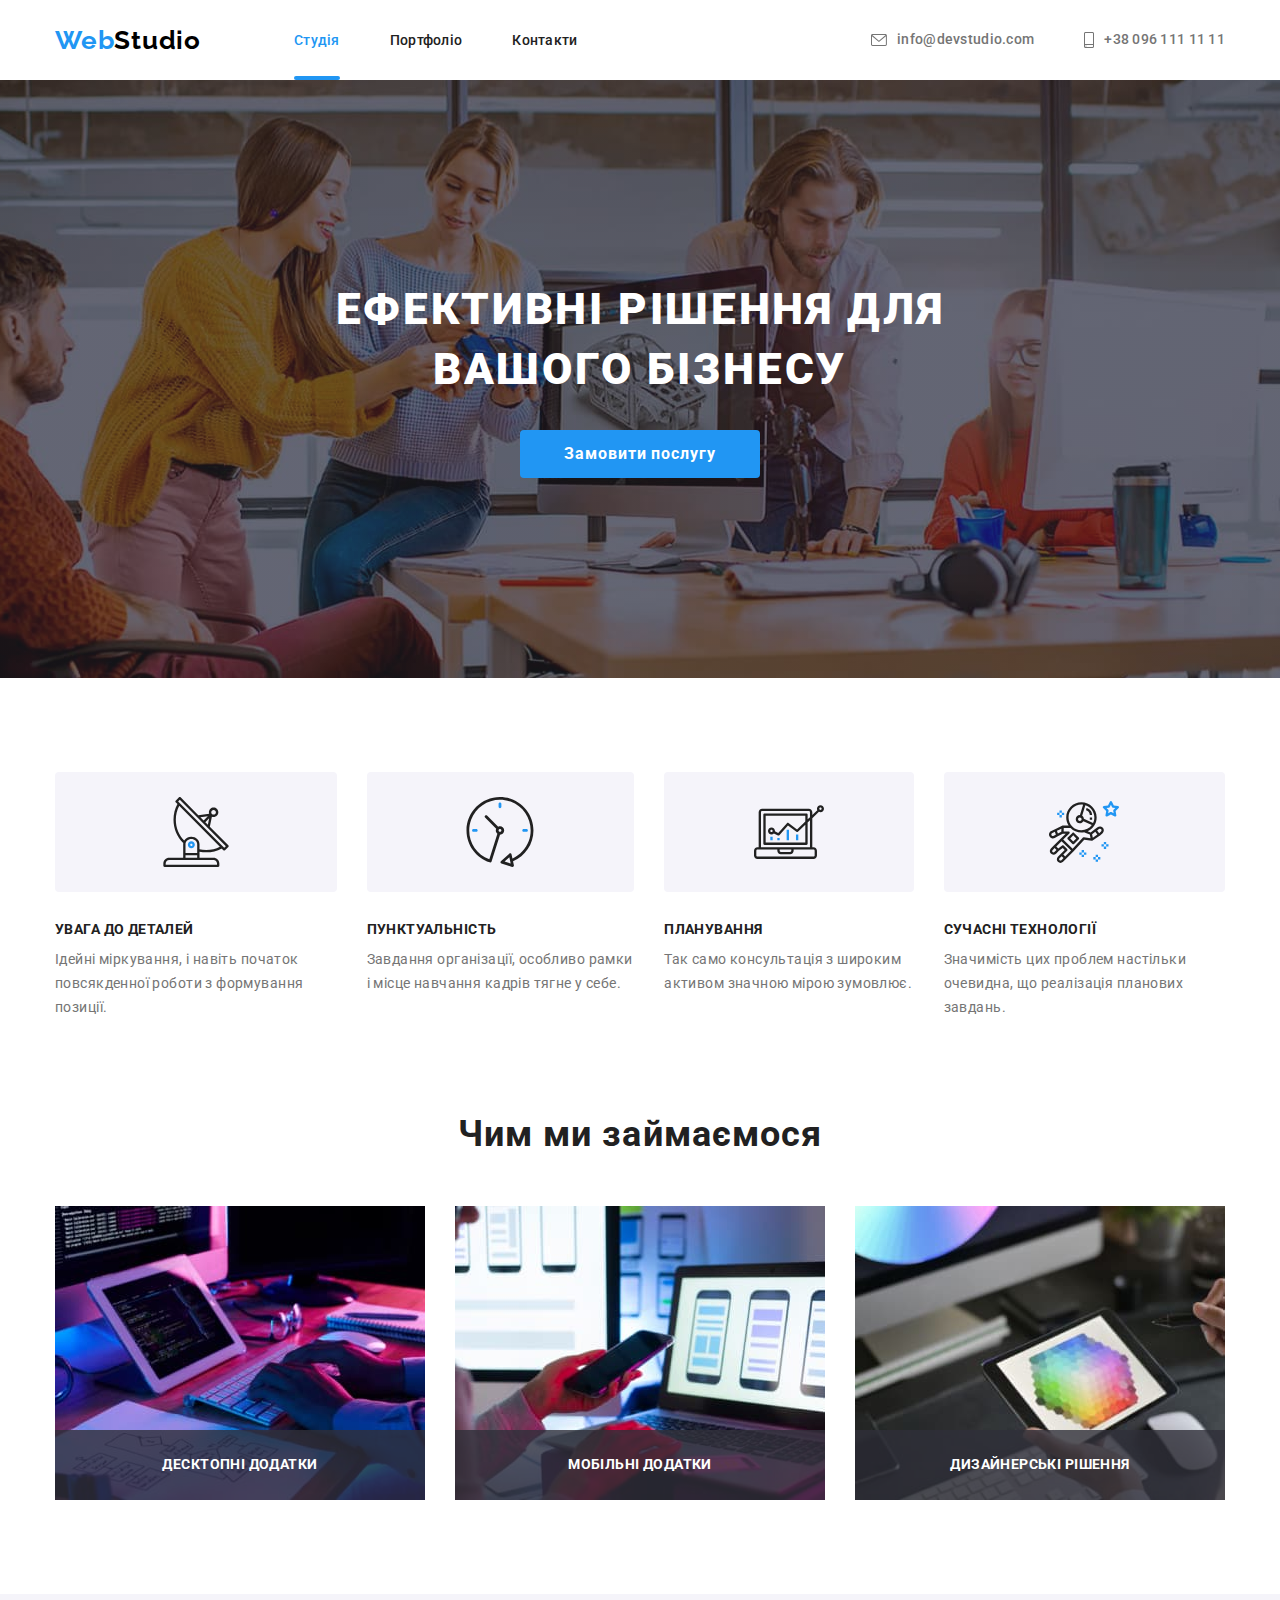
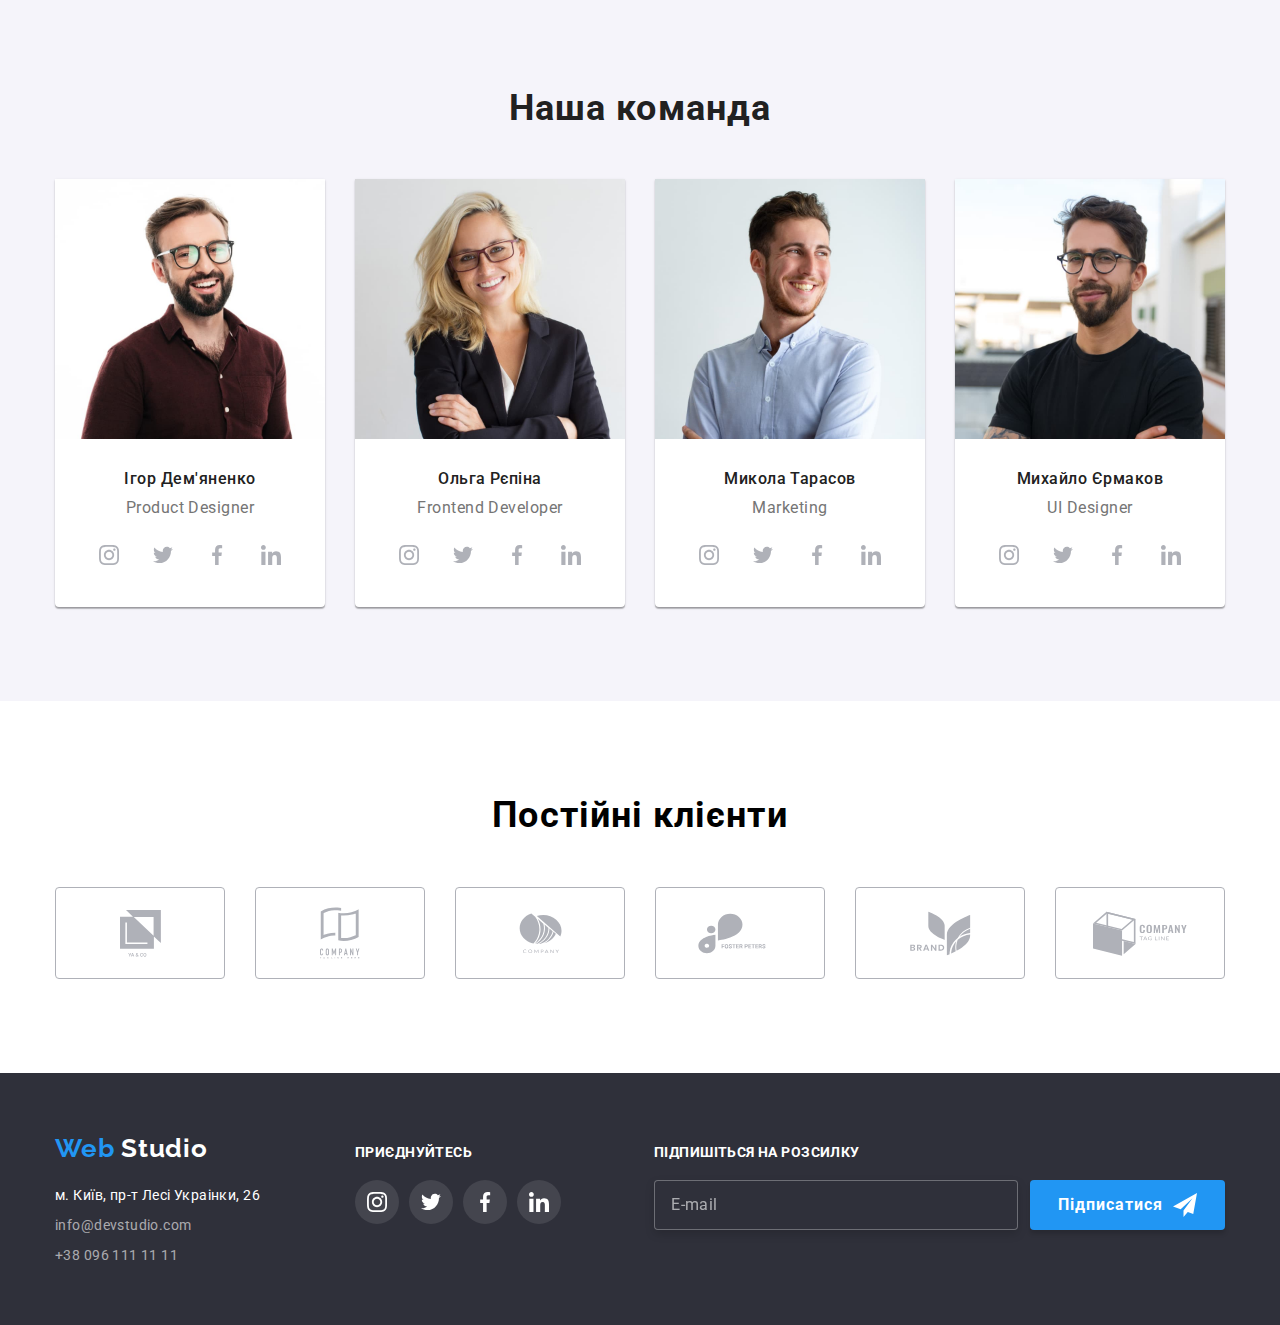
<file: index.html>
<!DOCTYPE html>
<html lang="uk">
  <head>
    <meta charset="UTF-8" />
    <meta http-equiv="X-UA-Compatible" content="IE=edge" />
    <meta name="viewport" content="width=device-width, initial-scale=1.0" />
    <title>Студія</title>
    <!-- Google fonts -->
    <link rel="preconnect" href="https://fonts.googleapis.com" />
    <link rel="preconnect" href="https://fonts.gstatic.com" crossorigin />
    <link
      href="https://fonts.googleapis.com/css2?family=Raleway:wght@700&family=Roboto:wght@400;500;700;900&display=swap"
      rel="stylesheet"
    />
    <!-- Normalizator -->
    <link
      rel="stylesheet"
      href="https://cdnjs.cloudflare.com/ajax/libs/modern-normalize/1.1.0/modern-normalize.min.css"
    />
    <!-- my styls -->
    <link rel="stylesheet" href="./css/styles.css" />
  </head>

  <body>
    <!-- HEADER-->
    <header>
      <div class="container-head container">
        <!-- navigation -->
        <nav class="navigation">
          <!-- LOGO -->
          <a href="./index.html" class="logo-web" lang="en"
            >Web<span class="logo-studio">Studio</span></a
          >
          <ul class="nav-list list">
            <li class="li-nav"><a href="./index.html" class="current nav-element">Студія</a></li>
            <li class="li-nav"><a href="./portfolio.html" class="nav-element">Портфоліо</a></li>
            <li class="li-nav"><a href="#" class="nav-element">Контакти</a></li>
          </ul>
        </nav>
        <!-- Contacts -->
        <ul class="contacts list">
          <li class="li-contact">
            <a href="mailto:info@devstudio.com" class="contact" lang="en">
              <svg class="icon-maill" width="16" height="12">
                <use href="./images/icons.svg#icon-maill"></use>
              </svg>
              info@devstudio.com
            </a>
          </li>
          <li class="li-contact">
            <a href="tel:+380961111111" class="contact">
              <svg class="icon-tell" width="10" height="16">
                <use href="./images/icons.svg#icon-tell"></use>
              </svg>
              +38 096 111 11 11</a
            >
          </li>
        </ul>
      </div>
    </header>
    <!-- MAIN -->
    <main>
      <!-- Hero Section -->
      <section class="hero-section">
        <div class="container">
          <h1 class="hero-heading">Ефективні рішення для вашого бізнесу</h1>
          <button data-modal-open class="button" type="button" id="data-modal-open">
            Замовити послугу
          </button>
        </div>
      </section>
      <!-- Our features -->
      <section class="section features-section">
        <div class="container">
          <h2 class="hidden">Наші переваги</h2>
          <ul class="features list">
            <li class="feature-card">
              <div class="bord-feature">
                <svg class="icon-feature" height="70" width="70">
                  <use href="./images/icons.svg#icon-antenna"></use>
                </svg>
              </div>
              <h3 class="feature-list-heading">УВАГА ДО ДЕТАЛЕЙ</h3>
              <p class="feature-list-description">
                Ідейні міркування, і навіть початок повсякденної роботи з формування позиції.
              </p>
            </li>
            <li class="feature-card">
              <div class="bord-feature">
                <svg class="icon-feature" height="70" width="70">
                  <use href="./images/icons.svg#icon-clock"></use>
                </svg>
              </div>
              <h3 class="feature-list-heading">ПУНКТУАЛЬНІСТЬ</h3>
              <p class="feature-list-description">
                Завдання організації, особливо рамки і місце навчання кадрів тягне у себе.
              </p>
            </li>
            <li class="feature-card">
              <div class="bord-feature">
                <svg class="icon-feature" height="70" width="70">
                  <use href="./images/icons.svg#icon-diagram"></use>
                </svg>
              </div>
              <h3 class="feature-list-heading">ПЛАНУВАННЯ</h3>
              <p class="feature-list-description">
                Так само консультація з широким активом значною мірою зумовлює.
              </p>
            </li>
            <li class="feature-card">
              <div class="bord-feature">
                <svg class="icon-feature" height="70" width="70">
                  <use href="./images/icons.svg#icon-astronaut"></use>
                </svg>
              </div>
              <h3 class="feature-list-heading">СУЧАСНІ ТЕХНОЛОГІЇ</h3>
              <p class="feature-list-description">
                Значимість цих проблем настільки очевидна, що реалізація планових завдань.
              </p>
            </li>
          </ul>
        </div>
      </section>
      <!-- What do we do? -->
      <section class="section">
        <div class="container">
          <h2 class="what-heading">Чим ми займаємося</h2>
          <ul class="what-list-other list">
            <li class="what-card">
              <img src="./images/desktop.jpg" alt="людина працює за пк" class="img-what" />
              <p class="what-descriptions">Десктопні додатки</p>
            </li>
            <li class="what-card">
              <img src="./images/laptop.jpg" alt="людина працює за ноутбуком" class="img-what" />
              <p class="what-descriptions">Мобільні додатки</p>
            </li>
            <li class="what-card">
              <img src="./images/table.jpg" alt="людина працює за планшетом" class="img-what" />
              <p class="what-descriptions">Дизайнерські рішення</p>
            </li>
          </ul>
        </div>
      </section>
      <!-- Our Team -->
      <section class="our-team section">
        <div class="container">
          <h2 class="our-team-heading">Наша команда</h2>
          <ul class="our-team-list list">
            <li class="team-card">
              <img src="./images/slaveone.jpg" alt="Ігор Дем'яненко" class="imag-team" />
              <div class="container-team">
                <h3 class="team-name">Ігор Дем'яненко</h3>
                <p lang="en" class="our-team-profession">Product Designer</p>
                <ul class="list social-list">
                  <li class="social-li">
                    <a href=""
                      ><svg class="icon-social" height="20" width="20">
                        <use href="./images/icons.svg#icon-instagram"></use></svg
                    ></a>
                  </li>
                  <li class="social-li">
                    <a href=""
                      ><svg class="icon-social" height="20" width="20">
                        <use href="./images/icons.svg#icon-twitter"></use></svg
                    ></a>
                  </li>
                  <li class="social-li">
                    <a href=""
                      ><svg class="icon-social" height="20" width="20">
                        <use href="./images/icons.svg#icon-facebook"></use></svg
                    ></a>
                  </li>
                  <li class="social-li">
                    <a href=""
                      ><svg class="icon-social" height="20" width="20">
                        <use href="./images/icons.svg#icon-linkin"></use></svg
                    ></a>
                  </li>
                </ul>
              </div>
            </li>
            <li class="team-card">
              <img src="./images/slavetwo.jpg" alt="Ольга Рєпіна" class="imag-team" />
              <div class="container-team">
                <h3 class="team-name">Ольга Рєпіна</h3>
                <p lang="en" class="our-team-profession">Frontend Developer</p>
                <ul class="list social-list">
                  <li class="social-li">
                    <a href=""
                      ><svg class="icon-social" height="20" width="20">
                        <use href="./images/icons.svg#icon-instagram"></use></svg
                    ></a>
                  </li>
                  <li class="social-li">
                    <a href=""
                      ><svg class="icon-social" height="20" width="20">
                        <use href="./images/icons.svg#icon-twitter"></use></svg
                    ></a>
                  </li>
                  <li class="social-li">
                    <a href=""
                      ><svg class="icon-social" height="20" width="20">
                        <use href="./images/icons.svg#icon-facebook"></use></svg
                    ></a>
                  </li>
                  <li class="social-li">
                    <a href=""
                      ><svg class="icon-social" height="20" width="20">
                        <use href="./images/icons.svg#icon-linkin"></use></svg
                    ></a>
                  </li>
                </ul>
              </div>
            </li>
            <li class="team-card">
              <img src="./images/slavethree.jpg" alt="Микола Тарасов" class="imag-team" />
              <div class="container-team">
                <h3 class="team-name">Микола Тарасов</h3>
                <p lang="en" class="our-team-profession">Marketing</p>
                <ul class="list social-list">
                  <li class="social-li">
                    <a href=""
                      ><svg class="icon-social" height="20" width="20">
                        <use href="./images/icons.svg#icon-instagram"></use></svg
                    ></a>
                  </li>
                  <li class="social-li">
                    <a href=""
                      ><svg class="icon-social" height="20" width="20">
                        <use href="./images/icons.svg#icon-twitter"></use></svg
                    ></a>
                  </li>
                  <li class="social-li">
                    <a href=""
                      ><svg class="icon-social" height="20" width="20">
                        <use href="./images/icons.svg#icon-facebook"></use></svg
                    ></a>
                  </li>
                  <li class="social-li">
                    <a href=""
                      ><svg class="icon-social" height="20" width="20">
                        <use href="./images/icons.svg#icon-linkin"></use></svg
                    ></a>
                  </li>
                </ul>
              </div>
            </li>
            <li class="team-card">
              <img src="./images/slavefour.jpg" alt="Михайло Єрмаков" class="imag-team" />
              <div class="container-team">
                <h3 class="team-name">Михайло Єрмаков</h3>
                <p lang="en" class="our-team-profession">UI Designer</p>
                <ul class="list social-list">
                  <li class="social-li">
                    <a href=""
                      ><svg class="icon-social" height="20" width="20">
                        <use href="./images/icons.svg#icon-instagram"></use></svg
                    ></a>
                  </li>
                  <li class="social-li">
                    <a href=""
                      ><svg class="icon-social" height="20" width="20">
                        <use href="./images/icons.svg#icon-twitter"></use></svg
                    ></a>
                  </li>
                  <li class="social-li">
                    <a href=""
                      ><svg class="icon-social" height="20" width="20">
                        <use href="./images/icons.svg#icon-facebook"></use></svg
                    ></a>
                  </li>
                  <li class="social-li">
                    <a href=""
                      ><svg class="icon-social" height="20" width="20">
                        <use href="./images/icons.svg#icon-linkin"></use></svg
                    ></a>
                  </li>
                </ul>
              </div>
            </li>
          </ul>
        </div>
      </section>
      <!-- CLIENTS -->
      <section class="section">
        <div class="container">
          <h2 class="header-clients">Постійні клієнти</h2>
          <ul class="list clients-list">
            <li class="client">
              <a href="http://" class="link-client">
                <svg height="47" width="41" class="icon-client">
                  <use href="./images/icons.svg#icon-group"></use>
                </svg>
              </a>
            </li>
            <li class="client">
              <a href="http://" class="link-client">
                <svg height="52" width="40" class="icon-client">
                  <use href="./images/icons.svg#icon-group-1"></use>
                </svg>
              </a>
            </li>
            <li class="client">
              <a href="http://" class="link-client">
                <svg height="42" width="43" class="icon-client">
                  <use href="./images/icons.svg#icon-group-2"></use>
                </svg>
              </a>
            </li>
            <li class="client">
              <a href="http://" class="link-client">
                <svg height="41" width="84" class="icon-client">
                  <use href="./images/icons.svg#icon-group-3"></use>
                </svg>
              </a>
            </li>
            <li class="client">
              <a href="http://" class="link-client">
                <svg height="45" width="63" class="icon-client">
                  <use href="./images/icons.svg#icon-group-4"></use>
                </svg>
              </a>
            </li>
            <li class="client">
              <a href="http://" class="link-client">
                <svg height="45" width="94" class="icon-client">
                  <use href="./images/icons.svg#icon-group-5"></use>
                </svg>
              </a>
            </li>
          </ul>
        </div>
      </section>
    </main>
    <!-- FOOTER -->

    <footer class="footer">
      <div class="container">
        <div class="footer-list">
          <a href="/" class="footer-logo-web" lang="en"
            >Web <span class="footer-logo-studio" lang="en">Studio</span></a
          >
          <address class="footer-addres">
            <ul class="list">
              <li class="adress-list">
                <a
                  href="https://goo.gl/maps/CPtrU1FHBa2aNyZL9"
                  target="_blank"
                  rel="noopener noreferrer nofollow"
                  class="adress-place link"
                  >м. Київ, пр-т Лесі Украінки, 26</a
                >
              </li>
              <li class="adress-list">
                <a href="mailto:info@devstudio.com" class="adress" lang="en">info@devstudio.com </a>
              </li>
              <li class="adress-list">
                <a href="tel:+380961111111" class="adress">+38 096 111 11 11</a>
              </li>
            </ul>
          </address>
        </div>
        <div class="footer-social">
          <h3>приєднуйтесь</h3>
          <ul class="list social-list">
            <li class="social-li">
              <a href=""
                ><svg class="icon-social" height="20" width="20">
                  <use href="./images/icons.svg#icon-instagram"></use></svg
              ></a>
            </li>
            <li class="social-li">
              <a href=""
                ><svg class="icon-social" height="20" width="20">
                  <use href="./images/icons.svg#icon-twitter"></use></svg
              ></a>
            </li>
            <li class="social-li">
              <a href=""
                ><svg class="icon-social" height="20" width="20">
                  <use href="./images/icons.svg#icon-facebook"></use></svg
              ></a>
            </li>
            <li class="social-li">
              <a href="./portfolio.html"
                ><svg class="icon-social" height="20" width="20">
                  <use href="./images/icons.svg#icon-linkin"></use></svg
              ></a>
            </li>
          </ul>
        </div>
        <form action="" class="subscription">
          <strong>Підпишіться на розсилку</strong>
          <div class="wraper-subscrip">
            <input placeholder="E-mail" type="email" name="email" class="field-subscription" />

            <button type="submit" class="submit-subscription">
              Підписатися
              <svg height="24" width="24" class="icon-field-subscription">
                <use href="./images/icons.svg#icon-send"></use>
              </svg>
            </button>
          </div>
        </form>
      </div>
    </footer>
    <!-- MODALL -->
    <div class="backdrop is-hidden" data-modal>
      <div class="modal">
        <button data-modal-close class="close">
          <svg width="18" height="18" class="icon-cancel">
            <use href="./images/icons.svg#icon-close"></use>
          </svg>
        </button>

        <!-- form -->
        <form class="form">
          <strong class="form-header">Залиште свої дані, ми вам передзвонимо</strong>

          <!-- Person name -->
          <label for="data-name" class="label">Ім'я</label>
          <div class="wraper-field">
            <input type="text" name="username" id="data-name" class="field" />
            <svg height="18" width="18" class="icon-field">
              <use href="./images/icons.svg#icon-person"></use>
            </svg>
          </div>

          <!-- Person pfone -->
          <label for="data-tell" class="label">Телефон</label>
          <div class="wraper-field">
            <input type="tel" name="user-phone" id="data-tell" class="field" />
            <svg height="18" width="18" class="icon-field">
              <use href="./images/icons.svg#icon-phone"></use>
            </svg>
          </div>

          <!-- Person email -->
          <label for="data-mall" class="label"> Пошта</label>
          <div class="wraper-field">
            <input type="email" name="user-email" id="data-mall" class="field" />
            <svg height="18" width="18" class="icon-field">
              <use href="./images/icons.svg#icon-email"></use>
            </svg>
          </div>

          <!-- Feedback -->
          <label for="data-feedback" class="label">Коментар</label>
          <textarea
            name="feedback"
            rows="6"
            id="data-feedback"
            placeholder="Введіть текст"
            class="field textarea"
          ></textarea>

          <div class="checkbox">
            <input
              id="newsletter"
              type="checkbox"
              name="newsletter"
              value="l"
              class="imput-checkbox hidden"
            />
            
            <label for="newsletter" class="label-checkbox"
              >Погоджуюся з розсилкою та приймаю&nbsp
              <a href="http://">Умови договору</a>
            </label>
          </div>

          <!-- Submit -->
          <button type="submit" class="modal-submit">Відправити</button>
        </form>
      </div>
    </div>

    <script src="./js/modal.js"></script>
    <!-- /////-MODALL -->
  </body>
</html>
</file>
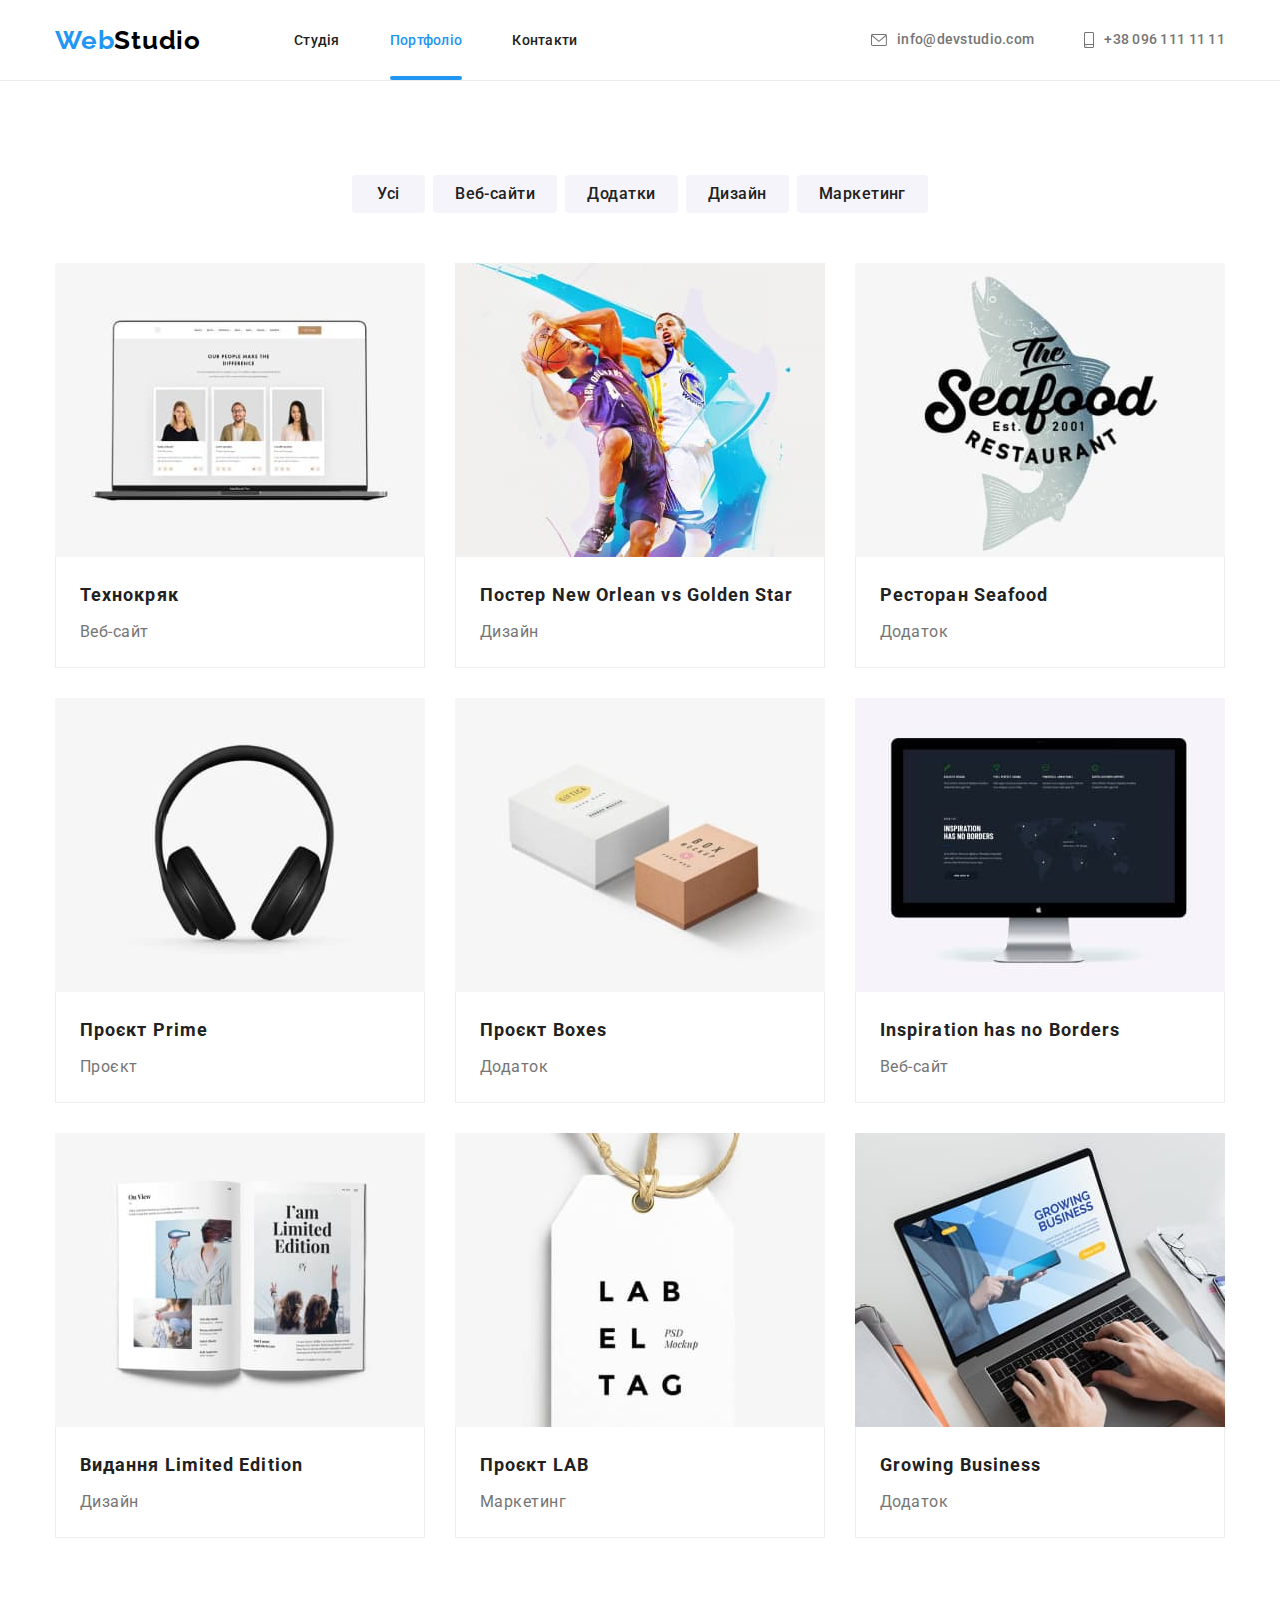
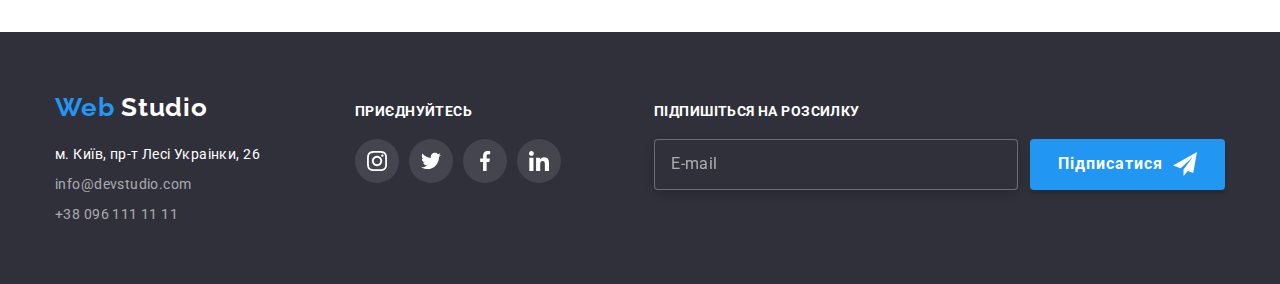
<file: portfolio.html>
<!DOCTYPE html>
<html lang="uk">
  <head>
    <meta charset="UTF-8" />
    <meta http-equiv="X-UA-Compatible" content="IE=edge" />
    <meta name="viewport" content="width=device-width, initial-scale=1.0" />
    <title>Портфоліо</title>
    <!-- Google fonts -->
    <link rel="preconnect" href="https://fonts.googleapis.com" />
    <link rel="preconnect" href="https://fonts.gstatic.com" crossorigin />
    <link
      href="https://fonts.googleapis.com/css2?family=Raleway:wght@700&family=Roboto:wght@400;500;700;900&display=swap"
      rel="stylesheet"
    />
    <!-- Normalizator -->
    <link
      rel="stylesheet"
      href="https://cdnjs.cloudflare.com/ajax/libs/modern-normalize/1.1.0/modern-normalize.min.css"
    />
    <!-- my styls -->
    <link rel="stylesheet" href="./css/styles.css" />
  </head>

  <body>
    <!-- HEADER-->
    <header class="head-border">
      <div class="container-head container">
        <!-- navigation -->
        <nav class="navigation">
          <!-- LOGO -->
          <a href="./index.html" class="logo-web" lang="en">Web<span class="logo-studio">Studio</span></a>
          <ul class="nav-list list">
            <li class="li-nav"><a href="./index.html" class="nav-element">Студія</a></li>
            <li class="li-nav">
              <a href="./portfolio.html" class="nav-element current">Портфоліо</a>
            </li>
            <li class="li-nav"><a href="#" class="nav-element">Контакти</a></li>
          </ul>
        </nav>
        <!-- Contacts -->
        <ul class="contacts list">
          <li class="li-contact">
            <a href="mailto:info@devstudio.com" class="contact" lang="en"
              ><svg class="icon-maill" width="16" height="12">
                <use href="./images/icons.svg#icon-maill"></use></svg
              >info@devstudio.com
            </a>
          </li>
          <li class="li-contact">
            <a href="tel:+380961111111" class="contact"
              ><svg class="icon-tell" width="10" height="16">
                <use href="./images/icons.svg#icon-tell"></use></svg
              >+38 096 111 11 11</a
            >
          </li>
        </ul>
      </div>
    </header>
    <!--- MAIN -->
    <main>
      <section class="section">
        <h1 class="hidden">Виставка наших робіт</h1>
        <div class="container">
          <ul class="list nav-projects">
            <li><button class="button-portfolio" type="button">Усі</button></li>
            <li><button class="button-portfolio" type="button">Веб-сайти</button></li>
            <li><button class="button-portfolio" type="button">Додатки</button></li>
            <li><button class="button-portfolio" type="button">Дизайн</button></li>
            <li><button class="button-portfolio" type="button">Маркетинг</button></li>
          </ul>
        </div>
        <div class="container">
          <ul class="list project-list">
            <li class="project-card">
              <a href="http://" class="link-project">
<div class="thumb-img-project">
                <img src="./images/one.jpg" alt="Веб-сайт Технокряк" class="img-project" />
<p class="description-hover">Ресурс пропонує комплексні пропозиції з різним рівнем функціоналу та сервісів. Все це дозволить відвідувачу отримати вичерпні відомості про компанію чи приватну особу.</p>
                </div>
                <div class="card-text">
                  <h2 class="project-heading">Технокряк</h2>
                  <p class="project-descriotion">Веб-сайт</p>
                </div>
              </a>
            </li>
            <li class="project-card">
              <a href="http://" class="link-project">
<div class="thumb-img-project">
                <img src="./images/two.jpg" alt="Дизайн про новий орлеан" class="img-project" />
<p class="description-hover">Ресурс пропонує комплексні пропозиції з різним рівнем функціоналу та сервісів. Все це дозволить відвідувачу отримати вичерпні відомості про компанію чи приватну особу.</p>
                </div>
                <div class="card-text">
                  <h2 class="project-heading">
                    Постер <span lang="en">New Orlean vs Golden Star</span>
                  </h2>
                  <p class="project-descriotion">Дизайн</p>
                </div>
              </a>
            </li>
            <li class="project-card">
              <a href="http://" class="link-project">
<div class="thumb-img-project">
                <img src="./images/three.jpg" alt="Додаток про їжу біля моря" class="img-project" />
<p class="description-hover">Ресурс пропонує комплексні пропозиції з різним рівнем функціоналу та сервісів. Все це дозволить відвідувачу отримати вичерпні відомості про компанію чи приватну особу.</p>
                </div>
                <div class="card-text">
                  <h2 class="project-heading">Ресторан <span lang="en">Seafood</span></h2>
                  <p class="project-descriotion">Додаток</p>
                </div>
              </a>
            </li>
            <li class="project-card">
              <a href="http://" class="link-project">
<div class="thumb-img-project">
                <img src="./images/four.jpg" alt="Проєкт Проєкт " class="img-project" />
<p class="description-hover">Ресурс пропонує комплексні пропозиції з різним рівнем функціоналу та сервісів. Все це дозволить відвідувачу отримати вичерпні відомості про компанію чи приватну особу.</p>
                </div>
                <div class="card-text">
                  <h2 class="project-heading">Проєкт <span lang="en">Prime</span></h2>
                  <p class="project-descriotion">Проєкт</p>
                </div>
              </a>
            </li>
            <li class="project-card">
              <a href="http://" class="link-project">
<div class="thumb-img-project">
                <img src="./images/five.jpg" alt="Проєкт коробки" class="img-project" />
<p class="description-hover">Ресурс пропонує комплексні пропозиції з різним рівнем функціоналу та сервісів. Все це дозволить відвідувачу отримати вичерпні відомості про компанію чи приватну особу.</p>
                </div>
                <div class="card-text">
                  <h2 class="project-heading">Проєкт <span lang="en">Boxes</span></h2>
                  <p class="project-descriotion">Додаток</p>
                </div>
              </a>
            </li>
            <li class="project-card">
              <a href="http://" class="link-project">
<div class="thumb-img-project">
                <img src="./images/six.jpg" alt="Веб-сайт " class="img-project" />
<p class="description-hover">Ресурс пропонує комплексні пропозиції з різним рівнем функціоналу та сервісів. Все це дозволить відвідувачу отримати вичерпні відомості про компанію чи приватну особу.</p>
                </div>
                <div class="card-text">
                  <h2 class="project-heading">Inspiration <span lang="en">has no Borders</span></h2>
                  <p class="project-descriotion">Веб-сайт</p>
                </div>
              </a>
            </li>
            <li class="project-card">
              <a href="http://" class="link-project">
<div class="thumb-img-project">
                <img src="./images/seven.jpg" alt="Дизайн видання Limited Edition" class="img-project" />
<p class="description-hover">Ресурс пропонує комплексні пропозиції з різним рівнем функціоналу та сервісів. Все це дозволить відвідувачу отримати вичерпні відомості про компанію чи приватну особу.</p>
                </div>
                <div class="card-text">
                  <h2 class="project-heading">Видання <span lang="en">Limited Edition</span></h2>
                  <p class="project-descriotion">Дизайн</p>
                </div>
              </a>
            </li>
            <li class="project-card">
              <a href="http://" class="link-project">
<div class="thumb-img-project">
                <img src="./images/eight.jpg" alt="Проєкт Маркетинг" class="img-project" />
<p class="description-hover">Ресурс пропонує комплексні пропозиції з різним рівнем функціоналу та сервісів. Все це дозволить відвідувачу отримати вичерпні відомості про компанію чи приватну особу.</p>
                </div>
                <div class="card-text">
                  <h2 class="project-heading">Проєкт <span lang="en">LAB</span></h2>
                  <p class="project-descriotion">Маркетинг</p>
                </div>
              </a>
            </li>
            <li class="project-card">
              <a href="http://" class="link-project">
                <div class="thumb-img-project">
                <img src="./images/nine.jpg" alt="Додаток про справы" class="img-project" />
<p class="description-hover">Ресурс пропонує комплексні пропозиції з різним рівнем функціоналу та сервісів. Все це дозволить відвідувачу отримати вичерпні відомості про компанію чи приватну особу.</p>
                </div>
                <div class="card-text">
                  <h2 class="project-heading" lang="en">Growing Business</h2>
                  <p class="project-descriotion">Додаток</p>
                </div>
              </a>
            </li>
          </ul>
        </div>
      </section>
    </main>
    <!-- FOOTER -->
    <footer class="footer">
      <div class="container">
        <div class="footer-list">
          <a href="/" class="footer-logo-web" lang="en"
            >Web <span class="footer-logo-studio" lang="en">Studio</span></a
          >
          <address class="footer-addres">
            <ul class="list">
              <li class="adress-list">
                <a
                  href="https://goo.gl/maps/CPtrU1FHBa2aNyZL9"
                  target="_blank"
                  rel="noopener noreferrer nofollow"
                  class="adress-place link"
                  >м. Київ, пр-т Лесі Украінки, 26</a
                >
              </li>
              <li class="adress-list">
                <a href="mailto:info@devstudio.com" class="adress" lang="en">info@devstudio.com </a>
              </li>
              <li class="adress-list">
                <a href="tel:+380961111111" class="adress">+38 096 111 11 11</a>
              </li>
            </ul>
          </address>
        </div>
        <div class="footer-social">
          <h3>приєднуйтесь</h3>
          <ul class="list social-list">
            <li class="social-li">
              <a href=""
                ><svg class="icon-social" height="20" width="20">
                  <use href="./images/icons.svg#icon-instagram"></use></svg
              ></a>
            </li>
            <li class="social-li">
              <a href=""
                ><svg class="icon-social" height="20" width="20">
                  <use href="./images/icons.svg#icon-twitter"></use></svg
              ></a>
            </li>
            <li class="social-li">
              <a href=""
                ><svg class="icon-social" height="20" width="20">
                  <use href="./images/icons.svg#icon-facebook"></use></svg
              ></a>
            </li>
            <li class="social-li">
              <a href=""
                ><svg class="icon-social" height="20" width="20">
                  <use href="./images/icons.svg#icon-linkin"></use></svg
              ></a>
            </li>
          </ul>
        </div>
        <!-- Subscription -->
       
         <form action="" class="subscription">
          <strong>Підпишіться на розсилку</strong>
          <div class="wraper-subscrip">
            <input placeholder="E-mail" type="email" name="email" class="field-subscription" />

            <button type="submit" class="submit-subscription">
              Підписатися
              <svg height="24" width="24" class="icon-field-subscription">
                <use href="./images/icons.svg#icon-send"></use>
              </svg>
            </button>
          </div>
        </form>
        </div>  
      
    </footer>
  </body>
</html>
</file>
<file: css/styles.css>
/* Обнуление отступов */
/* html{ */
    /* box-sizing: border-box; */
/* } */
/*  */
/* *,  */
/* *::before, */
/* *::after{ */
    /* box-sizing: inherit; */
/* } */

h1,
h2,
h3,
h4,
h5,
h6,
p,
ul{
    margin: 0;
    padding: 0;
}
body{
font-family: 'Roboto', sans-serif;
background: var(--bg-body-color)
}

/* =----------------------OTHER----------------- */

.list {
    margin: 0;
    padding: 0;
    list-style-type: none;
}

a {
    text-decoration: none;
}
/* Head */
.logo-studio:hover,
.nav-element:hover,
/* FooTer */
.adress-place:hover,
.adress:hover,
.footer-logo-studio:hover { 
    color: var(--link-active);
} 


.contacts .contact:hover,.contacts .contact:focus {
    color: var(--link-active);
    fill: var(--link-active);
}




/* Head */
.logo-studio:focus,
.nav-element:focus,

/* FooTer */
.adress-place:focus,
.adress:focus,
.footer-logo-studio:focus {
color: var(--link-active);
}









:root{
    --logo-web-color:#2196F3;
    --logo-studio-up:#000000;
    --logo-studio-lower: #FFFFFF;
    --nav-color:#212121;
    --contacts-color:#757575;
    --button-text-color:#FFFFFF;
    --button-active-color:#188CE8;
    --button-color:#2196F3;
    --link-active:#2196F3;
    --adress-contact-color:rgba(255, 255, 255, 0.6);
    --adress-place-color:#FFFFFF;
    --bg-footer-color:#2F303A;
    --bg-body-color:#FFFFFF;
    --bg-hero-color:#2F303A;
    --bg-team-color:#F5F4FA;
    --bg-feature-color: #F5F4FA;
    --bg-taam-card-color:#fff;
    --h-hero-color:#FFFFFF;
    --h-what-color:#212121;
    --h-team-color:#212121;
    --team-name-color:#212121;
    --team-dsk-color:#757575;
    --feature-list-h:#212121;
    --feature-dsk:#757575;
    --nav-line:#ECECEC;

    --icon-color:#AFB1B8;
/* colors of portfolio */
    --project-bg-btn:#F5F4FA;
    --project-border-btn:#F5F4FA;
    --project-btn-text:#212121;
    --project-btn-active-text:#FFFFFF;
    --project-card-border:#EEEEEE;
    --project-card-h:#212121;
    --project-card-dsk:#757575;



    --space-card:30px;
}
/* --------------Header --------------*/
.container {
    width: 1200px;
    margin-left: auto;
    margin-right: auto;
    padding-left: 15px;
    padding-right: 15px;
}
.section{
padding-top: 94px;
padding-bottom: 94px;
}
.head-border {
border-bottom: 1px solid var(--nav-line);

}

.container-head {
    display: flex;
    align-items: center;
}

/* --------------NAVIGATION  --------------*/
.navigation{
display: flex;
align-items:center;
}

/* --------------LOGO --------------*/

.logo-web {


    font-family: 'Raleway';
    font-weight: 700;
    font-size: 26px;
    line-height: 1.19;
    letter-spacing: 0.03em;
    color: var(--logo-web-color);
    margin-right: 93px;



}

.logo-studio {
    transition: color 250ms cubic-bezier(0.4, 0, 0.2, 1);

    color: var(--logo-studio-up);
}

.nav-list {
    display: flex;
}


.nav-element{
transition: color 250ms cubic-bezier(0.4, 0, 0.2, 1);

    font-weight: 500;
    font-size: 14px;
    line-height: 1.14;
    letter-spacing: 0.02em;
    color: var(--nav-color);
  
    
}

.nav-list>.li-nav {
    margin-left: 50px;
    
 
}

.nav-list>.li-nav:first-child {
    margin-left: 0;
}




.current {
    padding-top: 32px;
        padding-bottom: 32px;

color: var(--link-active);
position: relative

}
.current::after{
content: "";
display: block;
left: 0;
bottom: 0;
position: absolute;

width:100%;
height: 4px;

background-color: var(--link-active);
border-radius: 2px;

}

/* --------------CONTACTS --------------*/
.contacts {
display: flex;
margin-left: auto;

/* grid-gap: 30px; */
}
.li-contact>a{
padding-top: 32px;
padding-bottom: 32px;
}
.contacts .contact{
transition: color 250ms cubic-bezier(0.4, 0, 0.2, 1);



    display: flex;
    align-items: center;
    justify-content: center;
    font-weight: 500;
    font-size: 14px;
    line-height: 1.14;
    letter-spacing: 0.02em;

    text-decoration: none;
    color: var(--contacts-color);
    fill: var(--contacts-color);
}

.icon-maill{
/* height: 12px; */
/* width: 16px; */
fill: inherit;
margin-right: 10px;
}
.icon-tell{
/* height: 16px; */
/* width: 10px; */
fill: inherit;
margin-right: 10px;
}
.li-contact {
    display: flex;
    margin-left: 50px;
}

.li-contact:first-child {
    margin-left: 0;
}


/*---------- MAIN-----------*/

/* Section PORTFOLIO --*/


/* BUTTONS PORTFOLIO */
.nav-projects{
    display: flex;
    justify-content: center;
    grid-gap: 8px;
    margin-left: auto;
    margin-right: auto;
    margin-bottom: 50px;
}
.button-portfolio{
transition: color 250ms cubic-bezier(0.4, 0, 0.2, 1), background-color 250ms cubic-bezier(0.4, 0, 0.2, 1);

width: auto;
min-height: 38px;
min-width: 73px;
border-radius: 4px;
border: var(--project-border-btn);
padding: 6px 22px;

font-family: 'Roboto';
font-style: normal;
font-weight: 500;
font-size: 16px;
line-height: 1.62;
text-align: center;
letter-spacing: 0.03em;
color:var(--project-btn-text);
cursor: pointer;
background: var(--project-bg-btn);
}

.button-portfolio:hover{
background-color: var(--button-color);
color: var(--project-btn-active-text);
box-shadow: 0px 3px 1px rgba(0, 0, 0, 0.1), 0px 1px 2px rgba(0, 0, 0, 0.08), 0px 2px 2px rgba(0, 0, 0, 0.12);
}
.button-portfolio:focus {
background-color: var(--button-color);
color: var(--project-btn-active-text);
box-shadow: 0px 3px 1px rgba(0, 0, 0, 0.1), 0px 1px 2px rgba(0, 0, 0, 0.08), 0px 2px 2px rgba(0, 0, 0, 0.12);
}

/* LIST OUR PROJECTS PORTFOLIO*/

.project-list{
display: flex;
flex-wrap: wrap;
}
.img-project{
display: block;
width: 100%;

}

.project-card{
width: calc((100%/3)-(2*var(--space-card)));
margin-left: var(--space-card);
margin-bottom: var(--space-card);
}
.project-card:nth-child(3n+1){
    margin-left: 0;
}
.project-card:nth-last-of-type(-n+3){
    margin-bottom: 0;
}

.link-project{
    display: block;
}
.link-project:hover,.link-project:focus {
    box-shadow: 0px 1px 1px rgba(0, 0, 0, 0.12), 0px 4px 4px rgba(0, 0, 0, 0.06), 1px 4px 6px rgba(0, 0, 0, 0.16);
}


.thumb-img-project{
position: relative;

text-align: left;
overflow: hidden;
}


.description-hover{
position: absolute;
bottom: 0;
left: 0;
width: 100%;
height: 100%;

padding-left: 24px;
padding-right: 24px;
padding-top: 63px;
padding-bottom: 63px;

transform: translateY(100%);
transition: transform 250ms  cubic-bezier(0.4, 0, 0.2, 1) 0ms ;

font-weight: 400;
font-size: 18px;
line-height: 1.56;
letter-spacing: 0.03em;
color: #FFFFFF;
background-color: rgba(33, 150, 243, 0.9);


}
.link-project:hover .description-hover,.link-project:focus .description-hover {
transform: translateY(0%);
}



.card-text{
padding-top: 20px;
padding-bottom:20px ;
padding-left: 24px;
padding-right:24px ;

border-left:1px solid var(--project-card-border) ;
border-right: 1px solid var(--project-card-border);
border-bottom: 1px solid var(--project-card-border);
}


.project-heading{
font-weight: 700;
font-size: 18px;
line-height: 2;
letter-spacing: 0.06em;
color: var(--project-card-h);
margin-bottom: 4px;
}
.project-descriotion{
font-weight: 400;
font-size: 16px;
line-height: 1.88;
letter-spacing: 0.03em;
color: var(--project-card-dsk);
}


/*--------Section  HERO STUDIO--------*/

.hero-section {

padding: 200px 0;
text-align: center;

background-color: #AFB1B8;
background-image: linear-gradient(rgba(47, 48, 58, 0.4), rgba(47, 48, 58, 0.4)),url(../images/hero-fon-min.jpg) ;

/* background-attachment: fixed; */
background-position: center;
background-repeat: no-repeat;
background-size: 1600px auto;


}

.hero-heading{
font-weight: 900;
font-size: 44px;
line-height: 1.36;
letter-spacing: 0.06em;
text-transform: uppercase;
color: var(--h-hero-color);
width: 696px;
margin-left: auto;
margin-right: auto;
margin-bottom: 30px;
}


/* -------BUTTON-------- */

.button {
border-radius: 4px;
min-width: 240px;
/* box-shadow: 0px 4px 4px rgba(0, 0, 0, 0.15); */
padding: 10px 35.6px;
background-color: var(--button-color);
border: none;
font-style: normal;
font-weight: 700;
font-size: 16px;
line-height: 1.8;
letter-spacing: 0.06em;
color: var(--button-text-color);

cursor: pointer;
transition: background-color 250ms cubic-bezier(0.4, 0, 0.2, 1);
}

.button:hover{
    background-color: var(--button-active-color)
}


/*   ------------Our feature ------------- */

.features-section {
    padding-bottom: 0;
}
/*  feature heading hidden*/
.hidden {
color: rgba(0, 0, 0, 0);
position: absolute;
width: 1px;
height: 1px;
margin: -1px;
border: 0;
padding: 0;
white-space: nowrap;
clip-path: inset(100%);
clip: rect(0 0 0 0);
overflow: hidden;
}

/* feature  list OTHER*/
/* Контейнер с прймуществами */

.features{
display: flex;

}

/* feature  card*/  


.feature-card {
    display: block;
    width:calc((100%/4)-(3*var(--space-card))) ;
   
    margin-left: var(--space-card);
}
.feature-card:first-child{
    margin-left: 0;
}

.bord-feature {
    display: flex;
    justify-content: center;
    align-items: center;
    height: 120px;

    margin-bottom: 30px;

    border-radius: 4px;
    background-color: var(--bg-feature-color);
}

/* .icon-feature { */
    /* display: block; */
    /* height: 70px; */
    /* width: 70px; */

/* } */
.feature-list-heading{
font-weight: 700;
font-size: 14px;
line-height: 1.14;
letter-spacing: 0.03em;
margin: 0;
margin-bottom: 10px;
text-transform: uppercase;
color: var(--feature-list-h);
}

.feature-list-description{
font-weight: 400;
font-size: 14px;
line-height: 1.7;
letter-spacing: 0.03em;
color: var(--feature-dsk);
margin:  0px;
}

    /* --------What do we do? ---------*/



.what-heading{
font-weight: 700;
font-size: 36px;
line-height: 1.16;
text-align: center;
letter-spacing: 0.03em;
color: var(--h-what-color);
margin: 0;
margin-bottom: 50px;
}


.what-list-other {
display: flex;
}

.what-card{
    margin-left: var(--space-card);
    width: calc((100%/3)-(2*var(--space-card)));
    position: relative;

    /* transition: transform 500ms linear; */
   
}

.what-card:first-child{
    margin-left: 0;
    align-items: center;
}


.img-what {
width: 100%;
display: block;

}

.what-descriptions{
position: absolute;
bottom: 0;
left: 50%;
transform: translateX(-50%);
display: inline-block;
width: 100%;
padding-bottom: 27px;
padding-top: 27px;


     font-weight: 700;
    font-size: 14px;
    line-height: 1.14;
    text-align: center;
    letter-spacing: 0.03em;
    text-transform: uppercase;
    color: #FFFFFF;


    background-color: rgba(47, 48, 58, 0.8);

    
}
/*-------------- OUR TEAM---------------*/

.our-team{
 background-color: var(--bg-team-color);
}

.our-team-heading{
font-weight: 700;
font-size: 36px;
line-height: 1.16;
text-align: center;
letter-spacing: 0.03em;
color:var(--h-team-color) ;

margin-bottom: 50px;
}


.our-team-list{
display: flex;
}


 .team-card{
flex-direction: column ;
background-color: var(--bg-taam-card-color);
box-shadow: 0px 1px 3px rgba(0, 0, 0, 0.12), 0px 1px 1px rgba(0, 0, 0, 0.14), 0px 2px 1px rgba(0, 0, 0, 0.2);
border-radius: 0px 0px 4px 4px;
width: calc((100%/4)-(3*var(--space-card)));
margin-left: var(--space-card);
 }

.team-card:first-child {
    margin-left: 0;

}
 /*-------- Images--------*/
.imag-team{
  width: 100%;
 display: block;
 
}

.container-team{
    display: flex;
    flex-direction: column;
    justify-content: center;
    align-items: center;
    padding: 30px 0;
   
   
}

.team-name{
    font-weight: 500;
    font-size: 16px;
    line-height: 1.187;
    text-align: center;
    letter-spacing: 0.03em;
    color: var(--team-name-color);
    margin: 0 0 10px;
}

.our-team-profession {
    font-weight: 400;
    font-size: 16px;
    line-height: 1.187;
    text-align: center;
    letter-spacing: 0.03em;
    color: var(--team-dsk-color);
    margin: 0;
}

.social-list{
    display: flex;
   
    
    margin-top: 16px;
}

.social-li{
    margin-left: 10px;
}

.social-li:first-child {
    margin-left: 0;
   
}

.social-li>a{
transition: fill 250ms cubic-bezier(0.4, 0, 0.2, 1), background-color 250ms cubic-bezier(0.4, 0, 0.2, 1);

display: flex;
justify-content: center;
align-items: center;
height: 44px;
width: 44px;
border-radius: 50%;
fill: var(--icon-color);
}

.social-li>a:hover,.social-li>a:focus{
background-color:var(--link-active) ;
fill: #fff;
}

.icon-social{
    display: block;
    /* height: 20px; */
    /* width: 20px; */
    fill: inherit;
}



/* Our Clients */

.header-clients{
    font-weight: 700;
    font-size: 36px;
    line-height: 1.16;
    text-align: center;
    letter-spacing: 0.03em;
    margin-bottom: 50px;
}

.container>.clients-list{
    display: flex;
    justify-content: space-between;
    align-items: center;
    margin-left: auto;
    margin-right: auto;
   
}


.clients-list>.client{
display: block;
width: calc((100%/6)-(5*var(--space-card)));
/* margin-right: 30px; */

}
/* .clients-list>.client:last-child { */
    /* margin-right: 0; */
/* } */

.link-client{
    transition: fill 250ms cubic-bezier(0.4, 0, 0.2, 1), border 250ms cubic-bezier(0.4, 0, 0.2, 1);

    display: flex;
    justify-content: center;
    align-items: center;
    height: 92px;
    width: 170px;

    border: 1px solid var(--icon-color);
    border-radius: 4px;

    fill:var(--icon-color) ;

}
.link-client:hover,.link-client:focus{
   
    fill:var(--link-active);
    border:1px solid var(--link-active);
}




.client-container{
    display: flex;
    justify-content: center;
    align-items: center;
    height: 60px;
    width: 106px;
}





.icon-clien{
    height: 60px;
}

/* -------------FOOTER-------------- */

.footer {
    background-color: var(--bg-footer-color);
    padding: 60px 0px;
}
.footer>.container{
    display: flex;
    align-items: baseline;
}

.footer-list {
    display: flex;
    flex-direction: column;
min-width:fit-content;
}


.footer-logo-web{


font-family: 'Raleway';
    font-style: normal;
    font-weight: 700;
    font-size: 26px;
    line-height: 1.19;
    letter-spacing: 0.03em;
    color: var(--logo-web-color);

    margin-bottom: 20px;
}

.footer-logo-studio{
    transition: color 250ms cubic-bezier(0.4, 0, 0.2, 1);
    color: var(--logo-studio-lower);
}
.footer-addres{
    padding-right: 25px;
}
.adress-list{
display: block;
margin-bottom: 9px;
height: 21px;
    
    
}
.adress-list:last-child{
    margin-bottom: 0;
}

.adress-place{
transition: color 250ms cubic-bezier(0.4, 0, 0.2, 1);

font-style: normal;
font-weight: 400;
font-size: 14px;
line-height: 1.71;
letter-spacing: 0.03em;
color: var(--adress-place-color)
}

.adress{
transition: color 250ms cubic-bezier(0.4, 0, 0.2, 1);

font-style: normal;
    font-weight: 400;
    font-size: 14px;
    line-height: 1.71;
    letter-spacing: 0.03em;
    color: var(--adress-contact-color);
}

.footer-social{
    margin-left: 70px;
}
.footer-social>.social-list{
    margin: 0;
}
.footer-social>h3{
font-weight: 700;
font-size: 14px;
line-height: 16px;
letter-spacing: 0.03em;
text-transform: uppercase;
color: #FFFFFF;

margin-bottom: 20px;
}
 .footer-social .icon-social{
    fill: #FFFFFF;
 }
 .footer-social a{
transition: fill 250ms cubic-bezier(0.4, 0, 0.2, 1), background-color 250ms cubic-bezier(0.4, 0, 0.2, 1);

    border-radius: 50%;
    background-color: rgba(255, 255, 255, 0.1);
 }

 .footer-social a:hover,footer-social a:focus{
     background-color: var(--link-active);
 }

/* M-is MODAL */

 .backdrop{
position: fixed;
top: 0;
left: 0;

width: 100%;
height: 100%;

background-color:rgba(0, 0, 0, 0.2);
opacity: 1;
transition: opacity 250ms ease, visibility 500ms ease; ;
}
.backdrop.is-hidden{
opacity: 0;
visibility: hidden;
pointer-events: none;
}

.modal{
position: absolute;
top: 50%;
left: 50%;

width: 528px;

padding: 40px;

background-color: #FFFFFF;
box-shadow: 0px 1px 3px rgba(0, 0, 0, 0.12), 0px 1px 1px rgba(0, 0, 0, 0.14), 0px 2px 1px rgba(0, 0, 0, 0.2);
border-radius: 4px;

transform: translate(-50%, -50%) scale(1);
transition: transform 250ms linear;
}
.backdrop.is-hidden .modal {
    transform: translate(-50%, -50%) scale(1.15);
}

.close {
position: absolute;
top:8px;
right: 8px;

    height: 30px;
    width: 30px;
    border-radius: 50%;
    border: 1px solid rgba(0, 0, 0, 0.1);

    display: flex;
    justify-content: center;
    align-items: center;
    background-color: inherit;
    cursor: pointer;

    transition: fill 250ms cubic-bezier(0.4, 0, 0.2, 1);
}
.close:focus,.close:hover{
    fill:var(--link-active)
}

.form-header{
    display: block;


    font-weight: 700;
    font-size: 20px;
    line-height: 1.15;
    text-align: center;
    letter-spacing: 0.03em;
    margin-bottom: 12px;
}
  
.label{
    display: block;
margin-bottom: 4px;

font-weight: 400;
font-size: 12px;
line-height: 1.16;
letter-spacing: 0.01em;
color: #757575;
}

.wraper-field{
position: relative;
margin-bottom: 10px;
}

.icon-field {
position: absolute;
top: 50%;
left: 12px;
transform: translateY(-50%);

display: flex;
justify-content: center;
align-items: center;


background-size: cover;

transition: fill 250ms cubic-bezier(0.4, 0, 0.2, 1);
fill: #212121;
}

.field{
width: 100%;
border: 1px solid rgba(33, 33, 33, 0.2);
border-radius: 4px;
outline: none;
cursor: pointer;
font-size: 14px;

padding-top: 12px;
padding-bottom: 12px;
padding-left: 42px;
padding-right: 12px;


transition: border 250ms cubic-bezier(0.4, 0, 0.2, 1) , fill 250ms cubic-bezier(0.4, 0, 0.2, 1) ;
}
.textarea{
display: block;
margin-bottom: 0;
resize: none;

padding-top: 12px;
padding-bottom: 12px;
padding-left: 16px;
padding-right: 16px;

}

.textarea::placeholder{
font-weight: 400;
font-size: 12px;
line-height: 1.16;
letter-spacing: 0.01em;
color: rgba(117, 117, 117, 0.5);
}




.field:hover + .icon-field,
.field:focus + .icon-field{
    
    fill: var(--link-active);
}
.field:hover , .field:focus  {
    border:1px solid  #2196F3;
}


.checkbox{
    display: flex;
    justify-content: center;
    text-align: center;

    margin-top: 20px;
    margin-bottom: 30px;
    
}
.imput-checkbox{
  
    
}

.label-checkbox::before{

content: "";
display: block;
height: 15px;
width: 16px;
margin-right: 7px;
border-radius: 2px;
border: 2px solid #000000;
cursor: pointer;
   
    background-image: url(../images/checkbox.svg) ;
    background-repeat: no-repeat;
    background-size: content;

    transition: border 250ms cubic-bezier(0.4, 0, 0.2, 1) , background-color 250ms cubic-bezier(0.4, 0, 0.2, 1)  ;
}

.imput-checkbox:checked + .label-checkbox::before{
background-color: var(--link-active);
border: 2px solid var(--link-active);

}

.imput-checkbox:focus+.label-checkbox::before{
border: 2px solid var(--link-active);
}

.label-checkbox {
    display: flex;

    align-items: center;
    font-weight: 400;
    font-size: 14px;
    line-height: 1.5;
    letter-spacing: 0.03em;

    color: #757575;
}
.label-checkbox>a {
    font-weight: 400;
    font-size: 14px;
    line-height: 1.5;
    letter-spacing: 0.03em;
    text-decoration-line: underline;

    color: #2196F3;
}

.modal-submit{
    display: block;
    margin-left: auto;
    margin-right: auto;

    transition: background-color 250ms cubic-bezier(0.4, 0, 0.2, 1);


font-weight: 700;
font-size: 16px;
line-height: 1.87;
text-align: center;
letter-spacing: 0.06em;
color: #FFFFFF;

padding-top: 10px ;
padding-bottom: 10px;
padding-left: 52px;
padding-right: 52px;


background-color: var(--button-color);
box-shadow: 0px 4px 4px rgba(0, 0, 0, 0.15);
border-radius: 4px;
border: none;
cursor: pointer;
}
.modal-submit:hover , .modal-submit:focus{
    background-color: var(--button-active-color);
}
 /* --/-MODALL--  */

 /* Subscription */
.subscription {
    width: 100%;
    margin-left: 93px;
    margin-right: 0;

}



 .subscription strong{

display: inline-block;
margin-bottom: 20px;

font-weight: 700;
font-size: 14px;
line-height: 16px;
letter-spacing: 0.03em;
text-transform: uppercase;

color: #FFFFFF;
}


.wraper-subscrip{
    display: flex;
    
}

 .field-subscription{
    width: 100%;
    border: 1px solid rgba(255, 255, 255, 0.3);
    background-color: #2F303A;
    color: rgba(255, 255, 255, 0.6);
    filter: drop-shadow(0px 4px 4px rgba(0, 0, 0, 0.15));
    border-radius: 4px;
    outline: none;
    

    padding-top: 15px;
    padding-bottom: 15px;
    padding-left: 16px;
    padding-right: 16px;

}
.field-subscription::placeholder{
    font-weight: 400;
    font-size: 16px;
    line-height: 1.25;
    letter-spacing: 0.03em;

    color: rgba(255, 255, 255, 0.6);
}
 .submit-subscription {
display: flex;
justify-content: center;
align-items: center;
margin-left: 12px;

     font-weight: 700;
     font-size: 16px;
     line-height: 1.87;
     text-align: center;
     letter-spacing: 0.06em;
     color: #FFFFFF;

     padding-top: 10px;
     padding-bottom: 10px;
     padding-left: 28px;
     padding-right: 28px;

    
     background: var(--button-color);
     box-shadow: 0px 4px 4px rgba(0, 0, 0, 0.15);
     border-radius: 4px;
     border: none;
     cursor: pointer;

    transition: background-color 250ms cubic-bezier(0.4, 0, 0.2, 1);
 }
.submit-subscription svg{
    margin-left: 10px;
}
 .submit-subscription:hover,
 .submit-subscription:focus {
     background-color: var(--button-active-color);
 }
</file>
